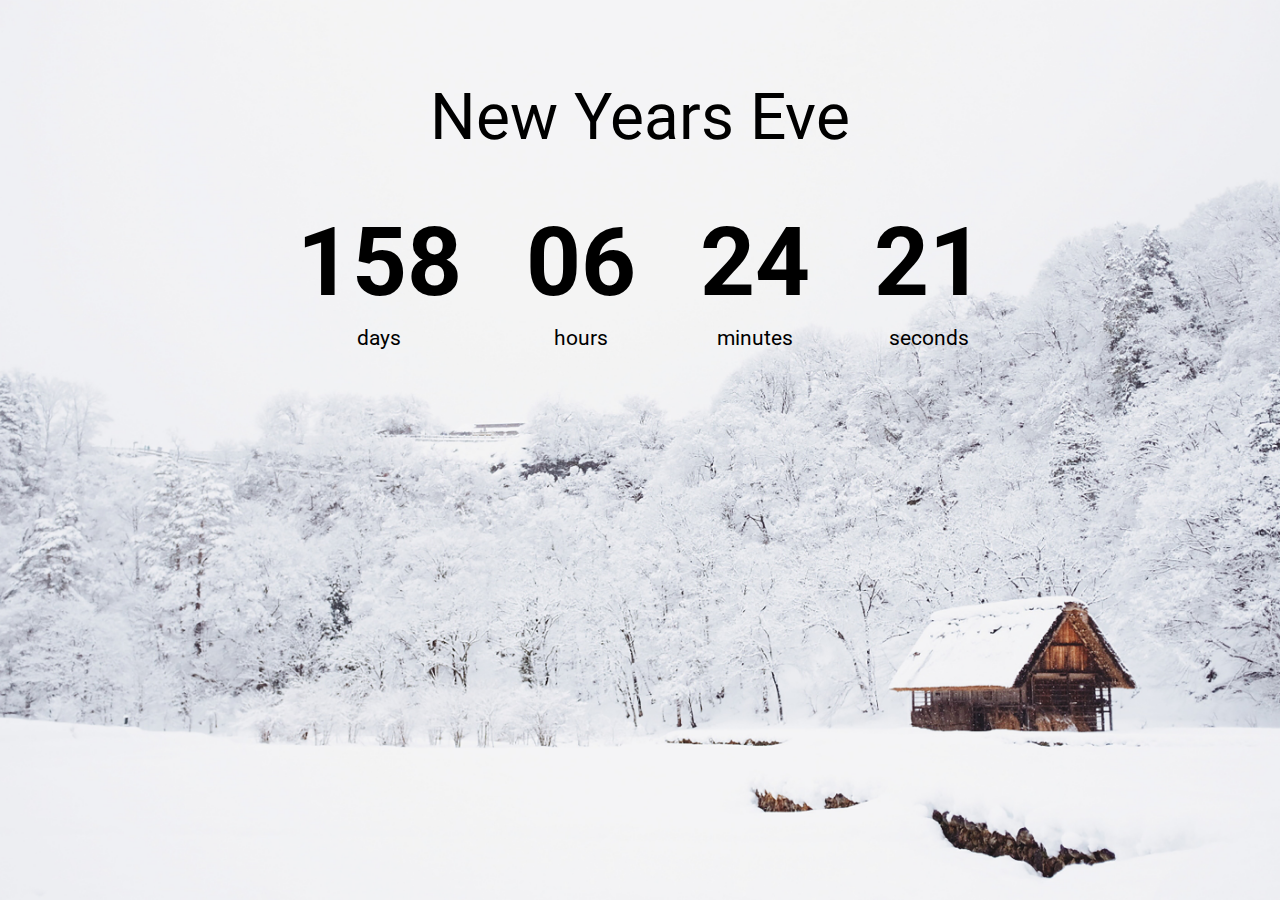
<file: countdown-timer/index.html>
<!DOCTYPE html>
<html lang="en">
<head>
    <meta charset="UTF-8">
    <meta name="viewport" content="width=device-width, initial-scale=1.0">
    <title>Countdown Timer</title>
    <link rel="stylesheet" href="style.css">
    <script src="script.js" defer></script>
</head>
<body>
    <h1 id="headerTitle">New Years Eve</h1>
    <div class="countdown-container">
        <div class="countdown-element days-container">
            <p class="big-text" id="days">0</p>
            <span>days</span>
        </div>
        <div class="countdown-element hours-container">
            <p class="big-text" id="hours">0</p>
            <span>hours</span>
        </div>
        <div class="countdown-element minutes-container">
            <p class="big-text" id="minutes">0</p>
            <span>minutes</span>
        </div>
        <div class="countdown-element seconds-container">
            <p class="big-text" id="seconds">0</p>
            <span>seconds</span>
        </div>
    </div>
</body>
</html>
</file>
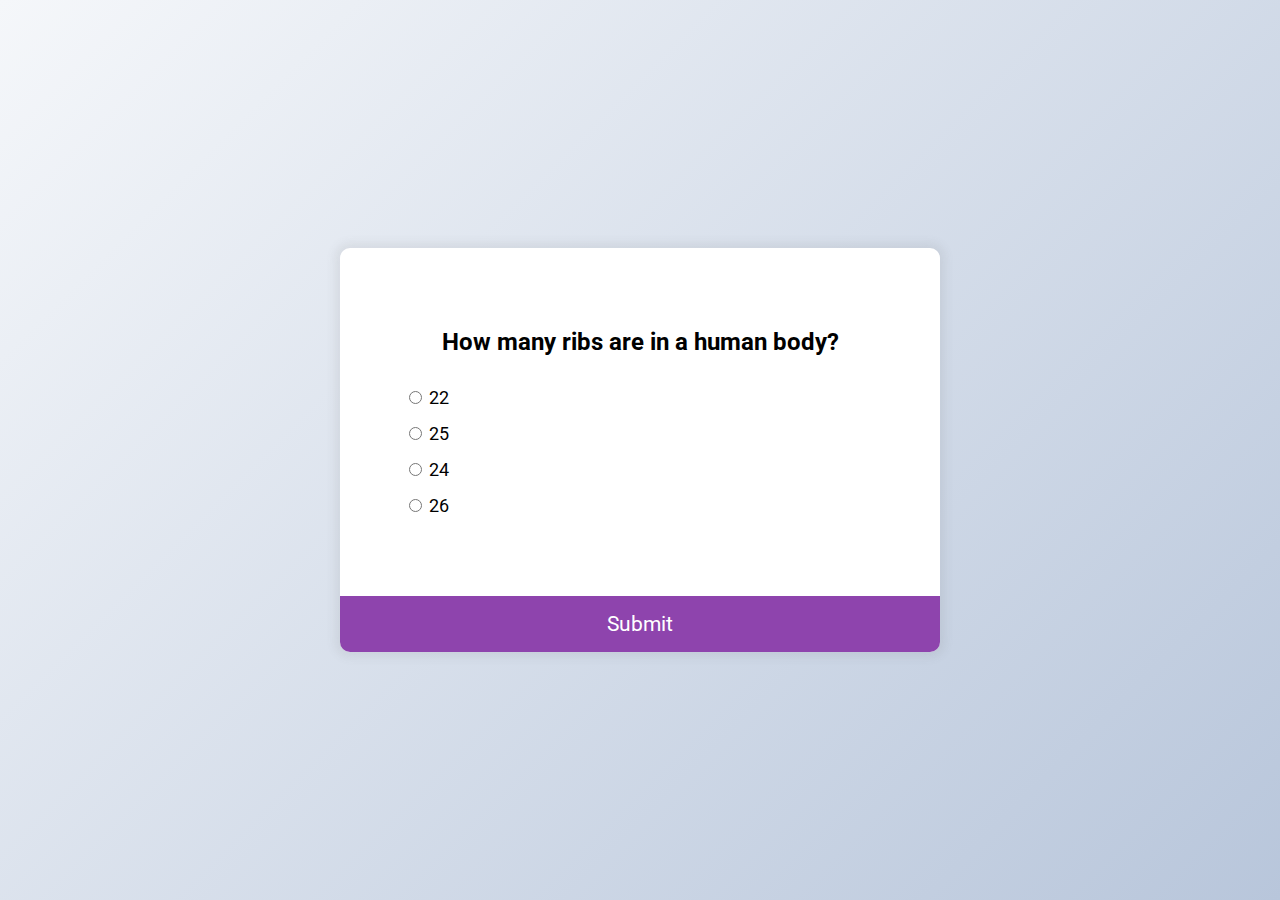
<file: quiz-app/index.html>
<!DOCTYPE html>
<html lang="en">

<head>
    <meta charset="UTF-8">
    <meta name="viewport" content="width=device-width, initial-scale=1.0">
    <title>Quiz App</title>
    <link rel="stylesheet" href="style.css">
    <script src="script.js" defer></script>
</head>

<body>
    <div id="quiz" class="quiz-container">
        <div class="quiz-header">
            <h2 id="question">Question Text</h2>
            <ul id="answers">

            </ul>
        </div>
        <button type="button" id="btnSubmitAnswer">Submit</button>
    </div>
</body>

</html>
</file>
<file: countdown-timer/style.css>
@import url("https://fonts.googleapis.com/css2?family=Roboto:ital@0;1&display=swap");

* {
  box-sizing: border-box;
}

body {
    background-image: url('./assets/cdbg.jpg');
    background-size: cover;
    background-position: center center;
    min-height: 100vh;
    font-family: 'Roboto', sans-serif;
    margin: 0;

    display: flex;
    flex-direction: column;
    align-items: center;
}

h1 {
    font-weight: normal;
    font-size: 4rem;
    margin-top: 5rem;
}

.countdown-container {
    display: flex;
    flex-wrap: wrap;
    justify-content: center;
}

.big-text {
    font-weight: bold;
    font-size: 6rem;
    line-height: 1;
    margin: 1rem 2rem;
}

.countdown-element {
    text-align: center;
}

.countdown-element span {
    font-size: 1.3rem;
}
</file>
<file: quiz-app/style.css>
@import url("https://fonts.googleapis.com/css2?family=Roboto:ital@0;1&display=swap");

* {
  box-sizing: border-box;
}

body {
  background-color: #b8c6db;
  background-image: linear-gradient(315deg, #b8c6db 0%, #f5f7fa 100%);
  font-family: "Roboto", sans-serif;
  margin: 0;
  min-height: 100vh;

  display: flex;
  align-items: center;
  justify-content: center;
}

.quiz-container {
  background-color: #ffffff;
  border-radius: 10px;
  box-shadow: 0 0 10px 5px rgba(100, 100, 100, 0.1);
  overflow: hidden;
  width: 600px;
  max-width: 100%;
}

.quiz-header {
  padding: 4rem;
}

h2 {
  padding: 1rem;
  text-align: center;
  margin: 0;
}

ul {
  list-style-type: none;
  padding: 0;
}

ul li {
  font-size: 1.1rem;
  margin: 1rem 0;
}

button {
  background-color: #8e44ad;
  border: none;
  color: white;
  cursor: pointer;
  display: block;
  font-family: inherit;
  font-size: 1.3rem;
  width: 100%;
  padding: 1rem;
}

button:hover {
  background-color: #732d91;
}

button:focus {
  background-color: #5e3370;
  outline: none;
}
</file>
